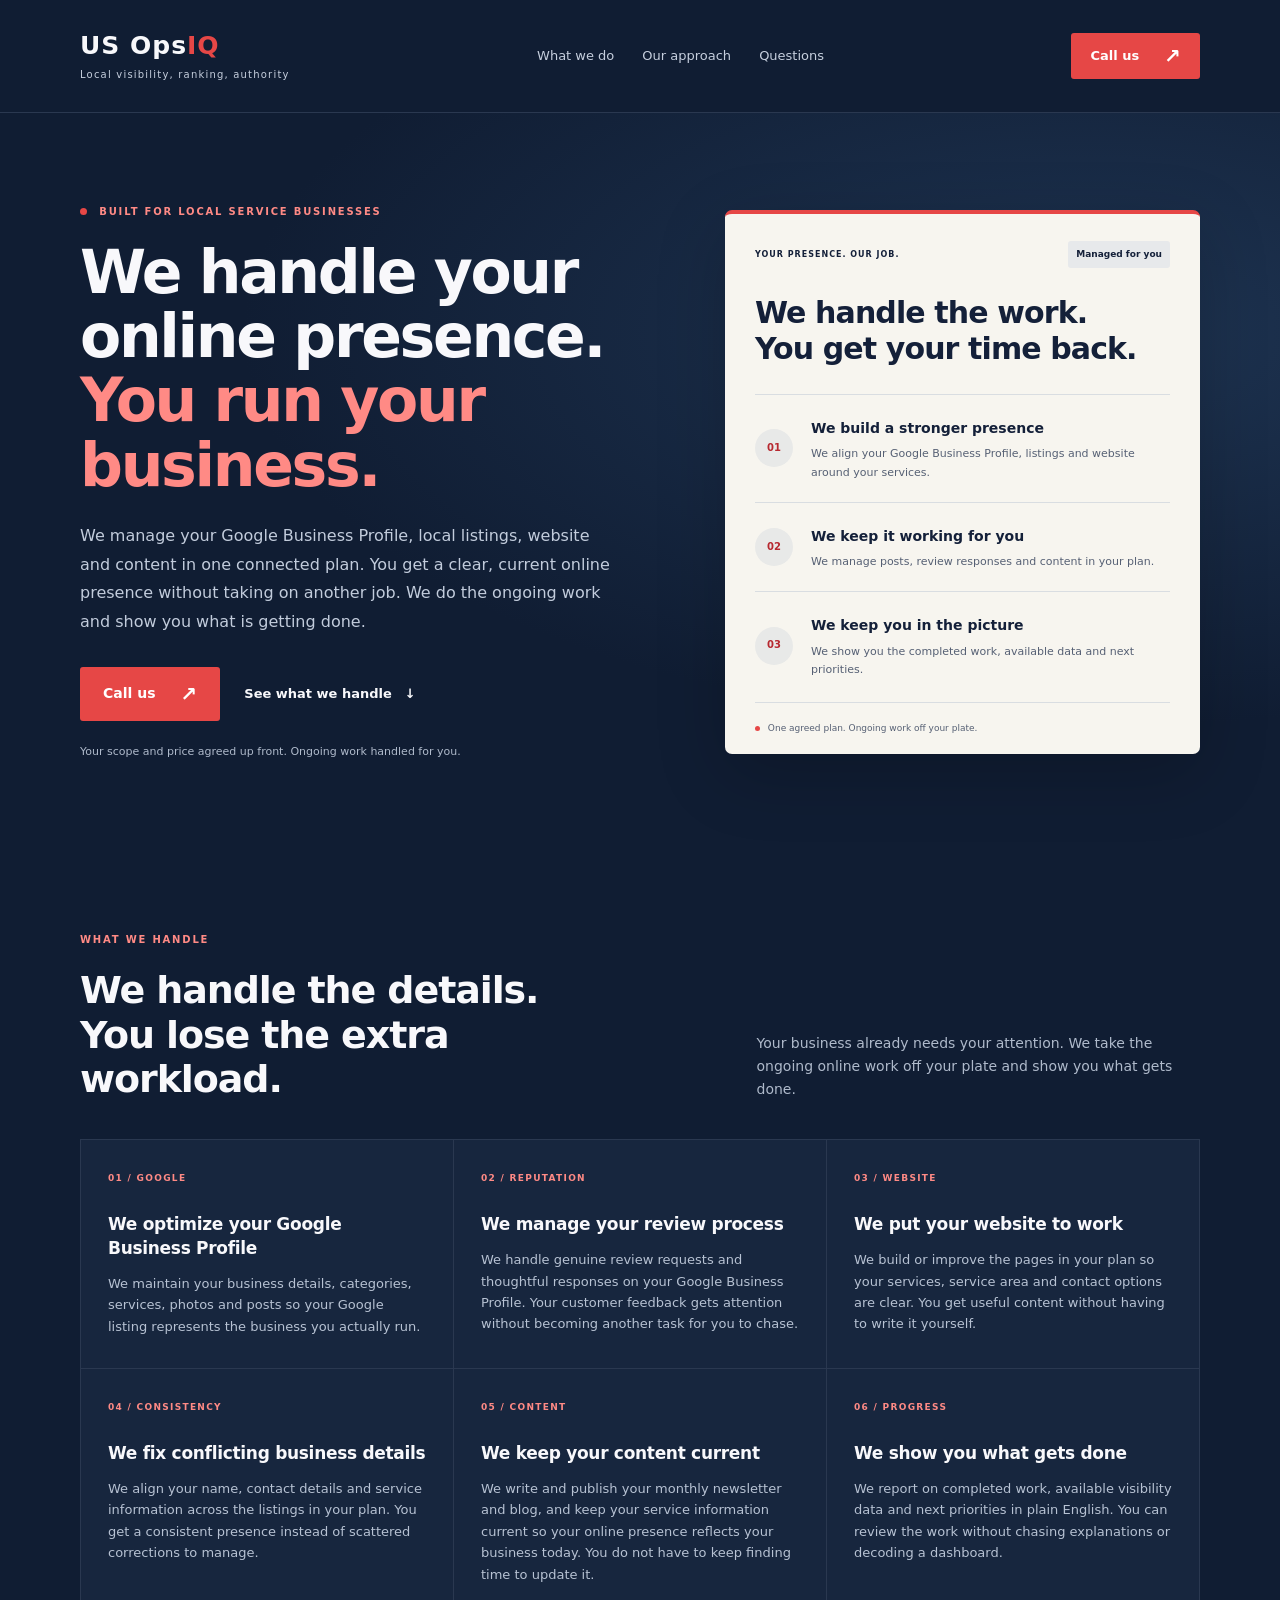
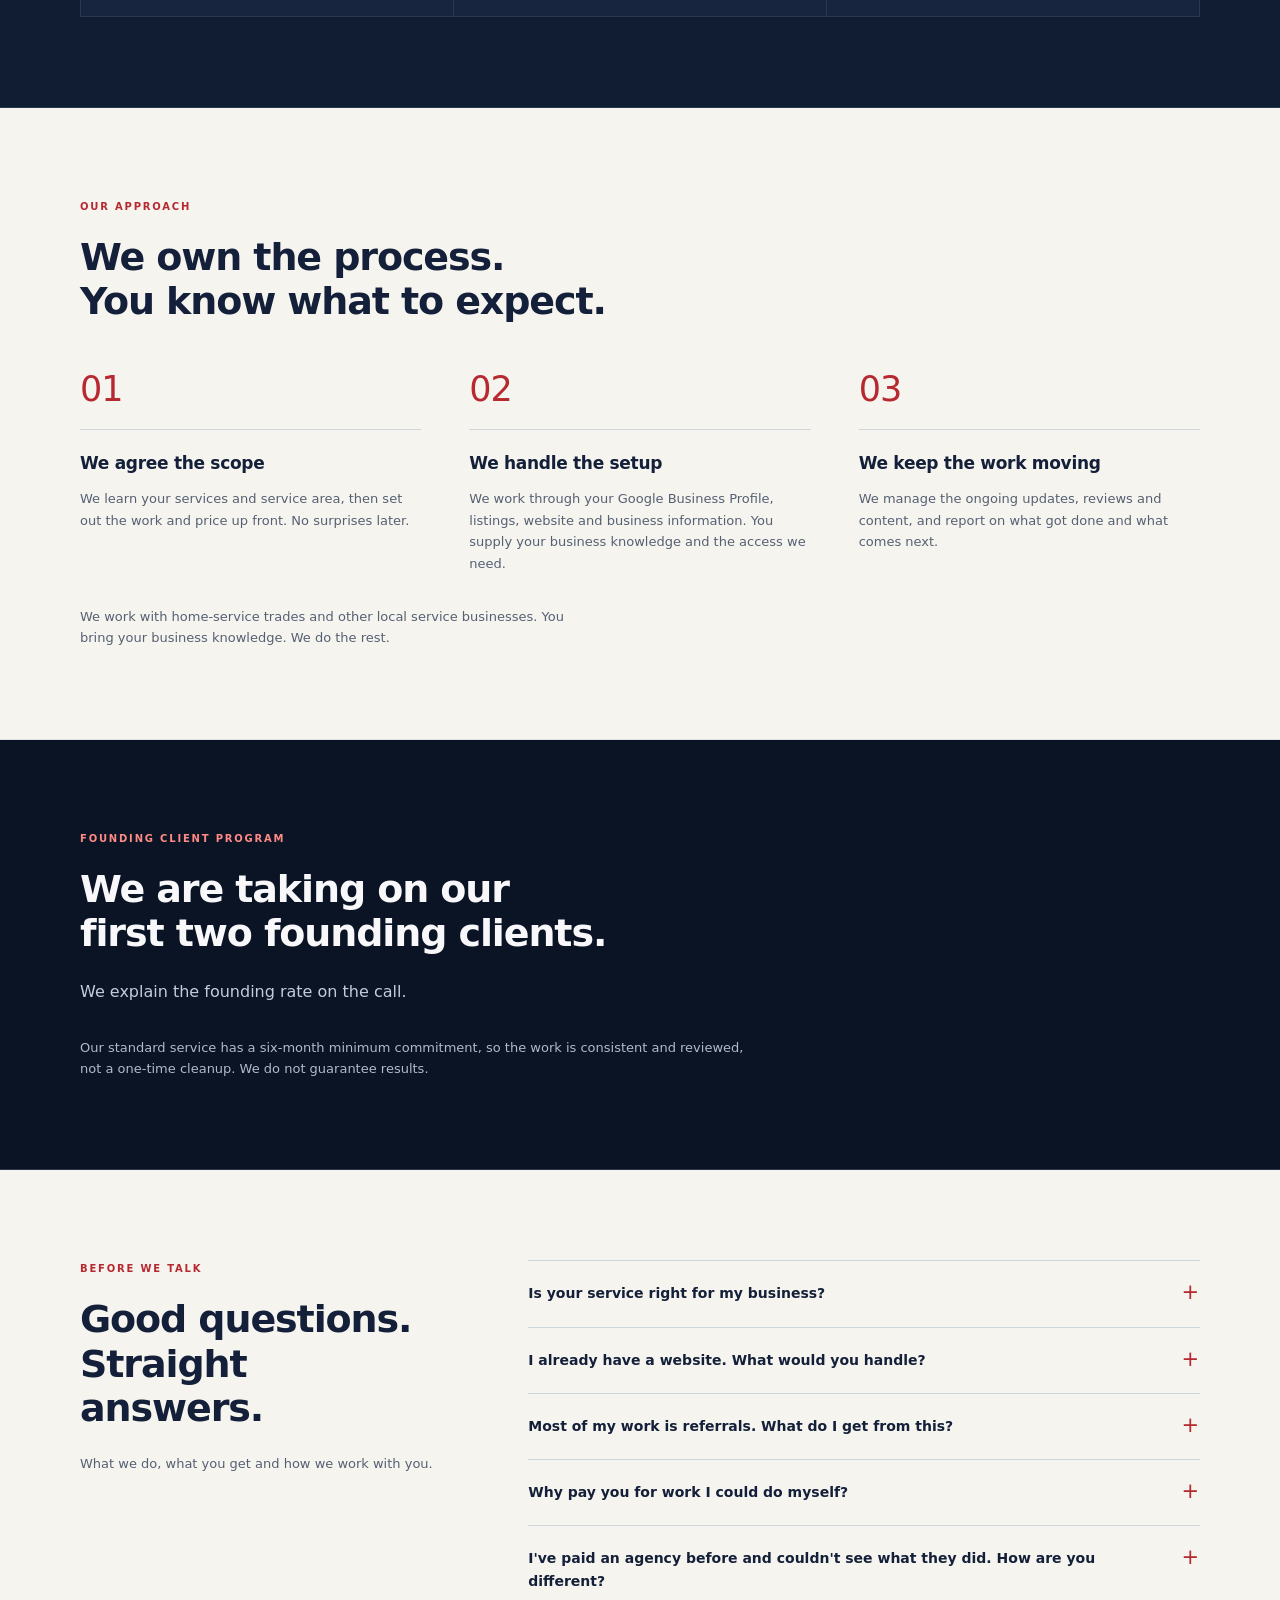
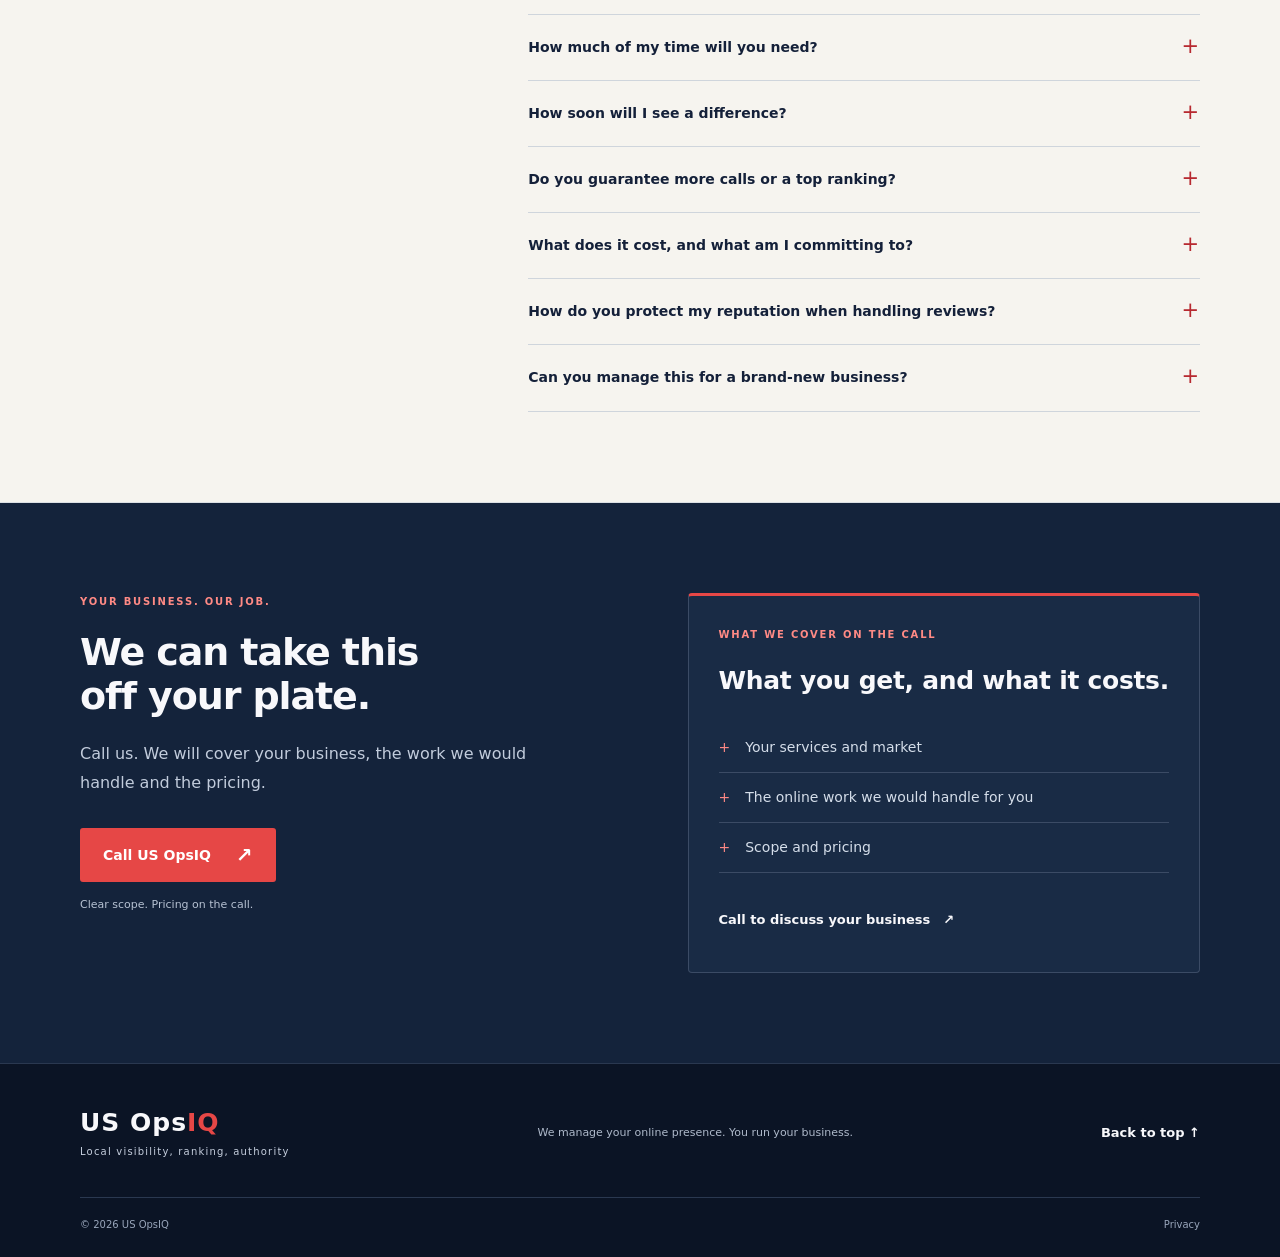
<file: index.html>
<!DOCTYPE html>

<html lang="en"><head><meta charset="utf-8"/><meta content="width=device-width, initial-scale=1" name="viewport"/><meta content="We manage your Google Business Profile, local listings, website and content in one connected plan. You get a clear, current online presence without another job to manage." name="description"/><meta content="#101d33" name="theme-color"/><title>US OpsIQ | We handle your online presence</title><link href="styles.css" rel="stylesheet"/></head>
<body>
<a class="skip" href="#main">Skip to content</a>
<header><nav aria-label="Main navigation" class="container nav"><a aria-label="US OpsIQ home" class="wordmark" href="#">US Ops<span>IQ</span><small>Local visibility, ranking, authority</small></a><div class="navlinks"><a href="#work">What we do</a><a href="#process">Our approach</a><a href="#questions">Questions</a></div><a class="button small" href="tel:+15416668679">Call us <span aria-hidden="true">↗</span></a></nav></header>
<main id="main">
<section class="hero"><div class="container hero-grid"><div><div class="eyebrow"><i></i> Built for local service businesses</div><h1>We handle your<br/>online presence.<br/><em>You run your business.</em></h1><p class="lead">We manage your Google Business Profile, local listings, website and content in one connected plan. You get a clear, current online presence without taking on another job. We do the ongoing work and show you what is getting done.</p><div class="actions"><a class="button" href="tel:+15416668679">Call us <span aria-hidden="true">↗</span></a><a class="text-link" href="#work">See what we handle <span aria-hidden="true">↓</span></a></div><p class="hero-note">Your scope and price agreed up front. Ongoing work handled for you.</p></div>
<div aria-label="Illustration of our approach, not a client report" class="presence-card"><div class="panel-top"><span>YOUR PRESENCE. OUR JOB.</span><span class="pill">Managed for you</span></div><div class="presence-title">We handle the work.<br/>You get your time back.</div><div class="presence-row"><div class="icon">01</div><div><strong>We build a stronger presence</strong><p>We align your Google Business Profile, listings and website around your services.</p></div></div><div class="presence-row"><div class="icon">02</div><div><strong>We keep it working for you</strong><p>We manage posts, review responses and content in your plan.</p></div></div><div class="presence-row"><div class="icon">03</div><div><strong>We keep you in the picture</strong><p>We show you the completed work, available data and next priorities.</p></div></div><div class="panel-bottom"><span class="red-dot"></span> One agreed plan. Ongoing work off your plate.</div></div></div></section>
<section class="section" id="work"><div class="container"><div class="section-heading"><div><p class="eyebrow">What we handle</p><h2>We handle the details.<br/>You lose the extra workload.</h2></div><p>Your business already needs your attention. We take the ongoing online work off your plate and show you what gets done.</p></div><div class="services">
<article class="service"><span class="service-no">01 / GOOGLE</span><h3>We optimize your Google Business Profile</h3><p>We maintain your business details, categories, services, photos and posts so your Google listing represents the business you actually run.</p></article>
<article class="service"><span class="service-no">02 / REPUTATION</span><h3>We manage your review process</h3><p>We handle genuine review requests and thoughtful responses on your Google Business Profile. Your customer feedback gets attention without becoming another task for you to chase.</p></article>
<article class="service"><span class="service-no">03 / WEBSITE</span><h3>We put your website to work</h3><p>We build or improve the pages in your plan so your services, service area and contact options are clear. You get useful content without having to write it yourself.</p></article>
<article class="service"><span class="service-no">04 / CONSISTENCY</span><h3>We fix conflicting business details</h3><p>We align your name, contact details and service information across the listings in your plan. You get a consistent presence instead of scattered corrections to manage.</p></article>
<article class="service"><span class="service-no">05 / CONTENT</span><h3>We keep your content current</h3><p>We write and publish your monthly newsletter and blog, and keep your service information current so your online presence reflects your business today. You do not have to keep finding time to update it.</p></article>
<article class="service"><span class="service-no">06 / PROGRESS</span><h3>We show you what gets done</h3><p>We report on completed work, available visibility data and next priorities in plain English. You can review the work without chasing explanations or decoding a dashboard.</p></article>
</div></div></section>
<section class="section light" id="process"><div class="container"><p class="eyebrow">Our approach</p><h2>We own the process.<br/>You know what to expect.</h2><div class="steps"><article><div class="step-number">01</div><h3>We agree the scope</h3><p>We learn your services and service area, then set out the work and price up front. No surprises later.</p></article><article><div class="step-number">02</div><h3>We handle the setup</h3><p>We work through your Google Business Profile, listings, website and business information. You supply your business knowledge and the access we need.</p></article><article><div class="step-number">03</div><h3>We keep the work moving</h3><p>We manage the ongoing updates, reviews and content, and report on what got done and what comes next.</p></article></div><p class="muted" style="margin-top:32px">We work with home-service trades and other local service businesses. You bring your business knowledge. We do the rest.</p></div></section>
<section class="section founding"><div class="container founding-content"><div><p class="eyebrow">Founding client program</p><h2>We are taking on our<br/>first two founding clients.</h2><p class="lead compact">We explain the founding rate on the call.</p><p class="muted">Our standard service has a six-month minimum commitment, so the work is consistent and reviewed, not a one-time cleanup. We do not guarantee results.</p></div></div></section>
<section class="section light" id="questions"><div class="container faq-layout"><div><p class="eyebrow">Before we talk</p><h2>Good questions.<br/>Straight answers.</h2><p class="muted">What we do, what you get and how we work with you.</p></div><div class="faqs"><details><summary>Is your service right for my business?</summary><p>We work with local service businesses that need their online presence managed, with home-service trades as a core focus. We build the scope around the work your business needs.</p></details><details><summary>I already have a website. What would you handle?</summary><p>We review your website alongside your Google Business Profile, listings and reviews, then manage the improvements in your scope. You do not automatically need a replacement. We only recommend a rebuild if the gaps call for it.</p></details><details><summary>Most of my work is referrals. What do I get from this?</summary><p>We make sure your online presence backs up the reputation you have built. We manage clear service information, consistent business details and review work in your plan. You get a current, useful online presence supporting your business without having to manage it yourself. We are not asking you to replace referrals with something unproven.</p></details><details><summary>Why pay you for work I could do myself?</summary><p>You could manage these tasks yourself. We take on the responsibility of keeping the agreed work moving when your schedule fills up. We manage posts, review responses, listing corrections and content in your plan. You get that work handled without repeatedly trading your evenings for another marketing to-do list.</p></details><details><summary>I've paid an agency before and couldn't see what they did. How are you different?</summary><p>We set the scope up front and report on completed work, available visibility data and next priorities. You see concrete work, not a vague promise of better visibility.</p></details><details><summary>How much of my time will you need?</summary><p>We need your business knowledge, accurate information, access and approvals. We manage the ongoing tasks included in your plan. You stay involved where your decisions matter; we take on the posts, review responses and content work instead of handing those jobs back to you.</p></details><details><summary>How soon will I see a difference?</summary><p>We start with the agreed priorities and report as the work progresses. We can show you completed corrections, clearer service information and other work in your scope. Search visibility and enquiries are less predictable, so we review the available data without promising a results date we cannot control.</p></details><details><summary>Do you guarantee more calls or a top ranking?</summary><p>No. We do not control search positions or guarantee enquiries or revenue. We commit to managing the agreed work and reporting clearly on it. You get a defined service with visible follow-through, not a ranking promise used to make a sale.</p></details><details><summary>What does it cost, and what am I committing to?</summary><p>We go over pricing on the call, once we understand the scope you need. Our standard service has a six-month minimum. That gives us time to put your plan in place and keep the work consistent, not do a one-time cleanup. We also cover the founding rate for our first two clients on the call. No guarantee of rankings, enquiries or revenue.</p></details><details><summary>How do you protect my reputation when handling reviews?</summary><p>We work with genuine feedback from real customers and thoughtful responses in your business voice. We use neutral invitations rather than selecting only happy customers. We do not buy reviews, reward positive ratings or block negative feedback. You get a review process based on your real work, not tactics that misrepresent it.</p></details><details><summary>Can you manage this for a brand-new business?</summary><p>Yes. We build the foundation: clear service pages, accurate business information and a properly prepared Google Business Profile. You get help matched to your starting point.</p></details></div></div></section>
<section class="section contact" id="start"><div class="container contact-grid"><div><p class="eyebrow">Your business. Our job.</p><h2>We can take this<br/>off your plate.</h2><p class="lead compact">Call us. We will cover your business, the work we would handle and the pricing.</p><a class="button" href="tel:+15416668679">Call US OpsIQ <span aria-hidden="true">↗</span></a><p class="call-note">Clear scope. Pricing on the call.</p></div><aside class="call-panel"><span class="eyebrow">What we cover on the call</span><h3>What you get, and what it costs.</h3><ul><li>Your services and market</li><li>The online work we would handle for you</li><li>Scope and pricing</li></ul><a class="text-link" href="tel:+15416668679">Call to discuss your business <span aria-hidden="true">↗</span></a></aside></div></section>
</main><footer><div class="container footer-main"><a class="wordmark" href="#">US Ops<span>IQ</span><small>Local visibility, ranking, authority</small></a><p>We manage your online presence.
You run your business.</p><a class="text-link" href="#main">Back to top ↑</a></div><div class="container footer-bottom"><span>© 2026 US OpsIQ</span><a href="privacy.html">Privacy</a></div></footer>
</body></html>
</file>
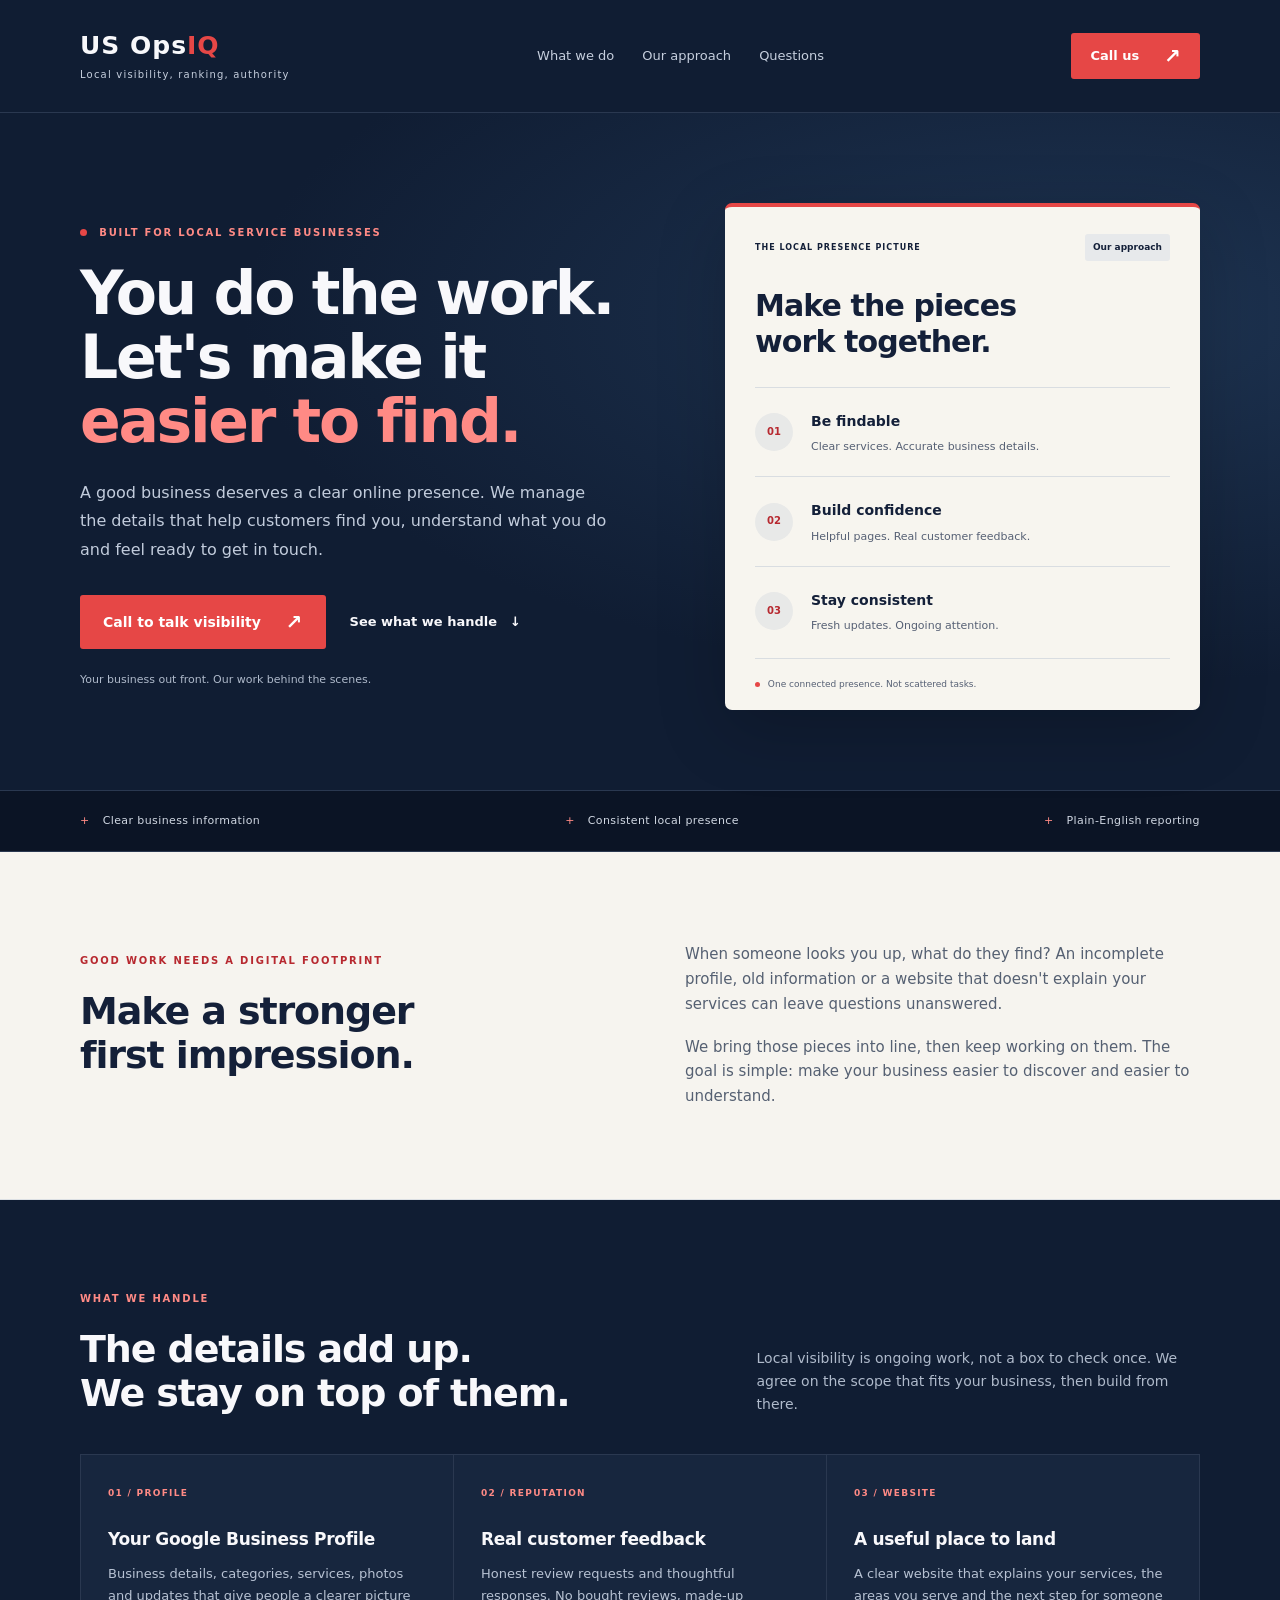
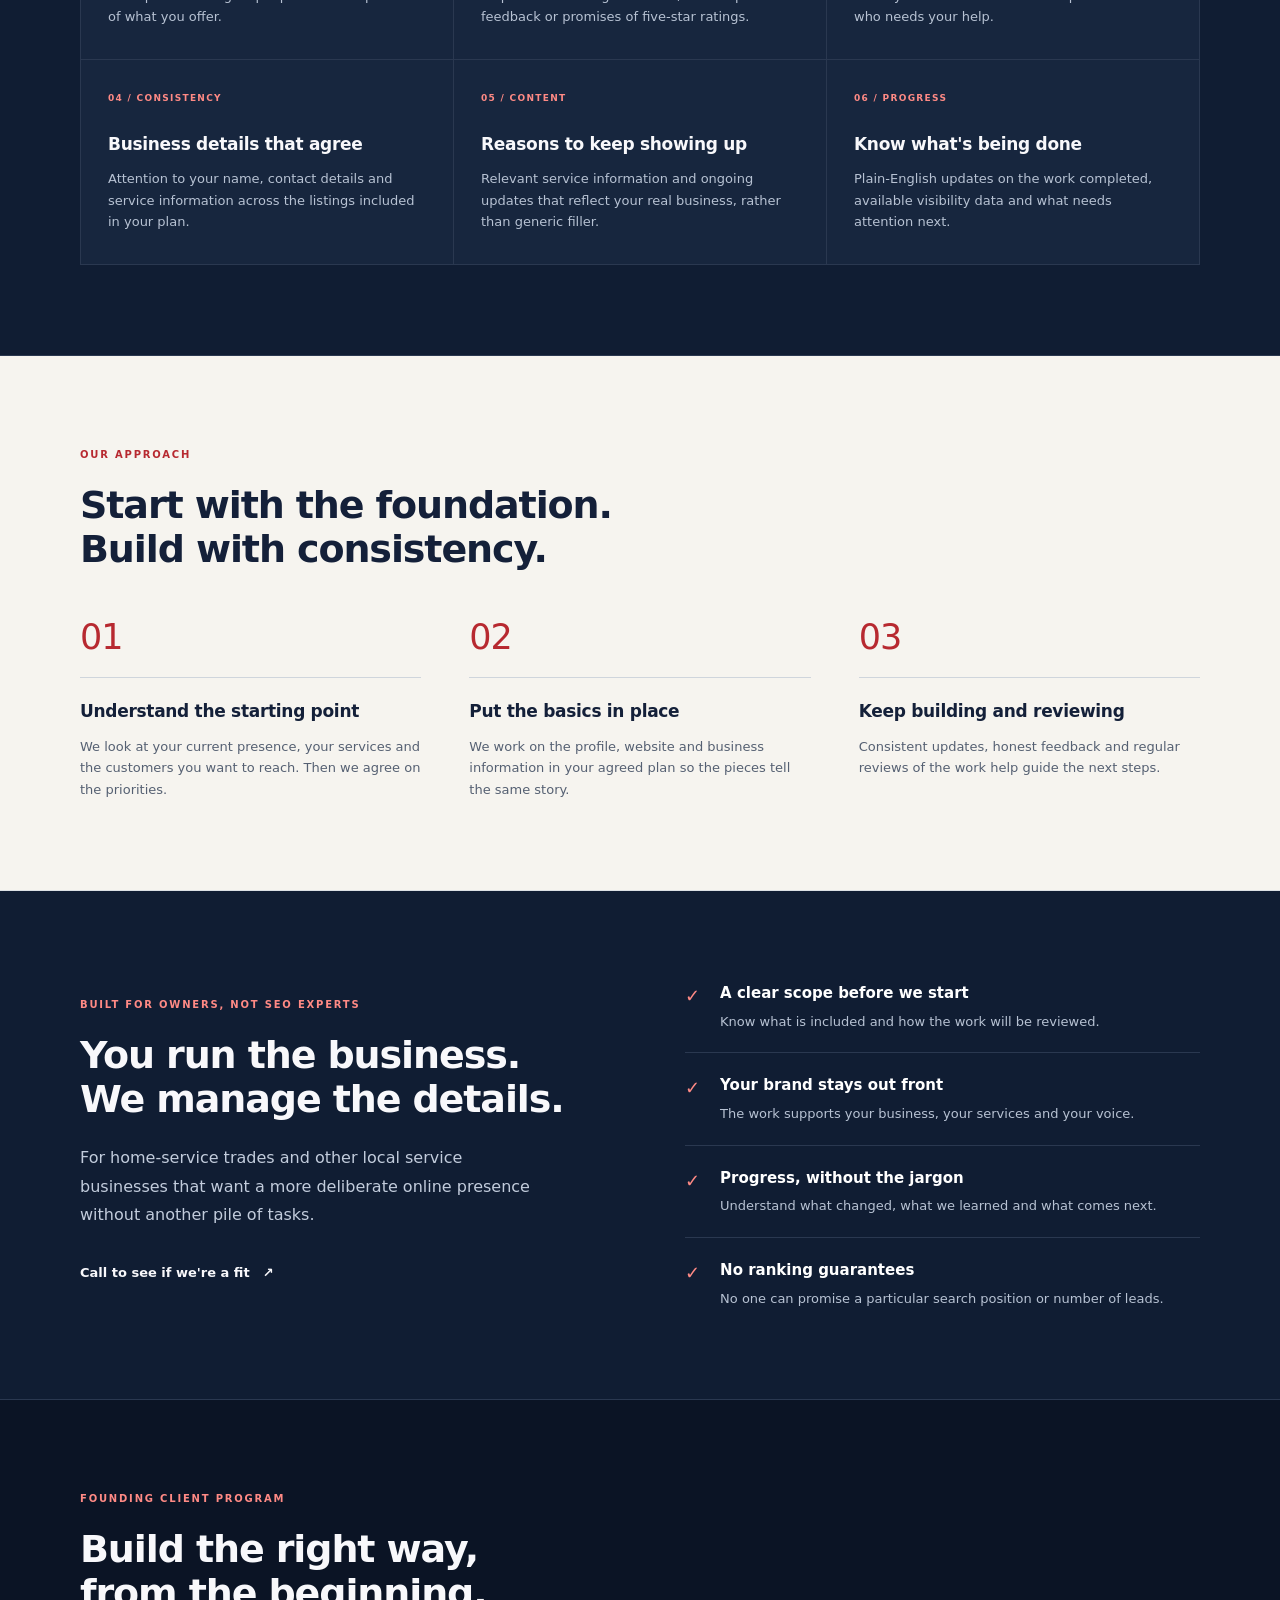
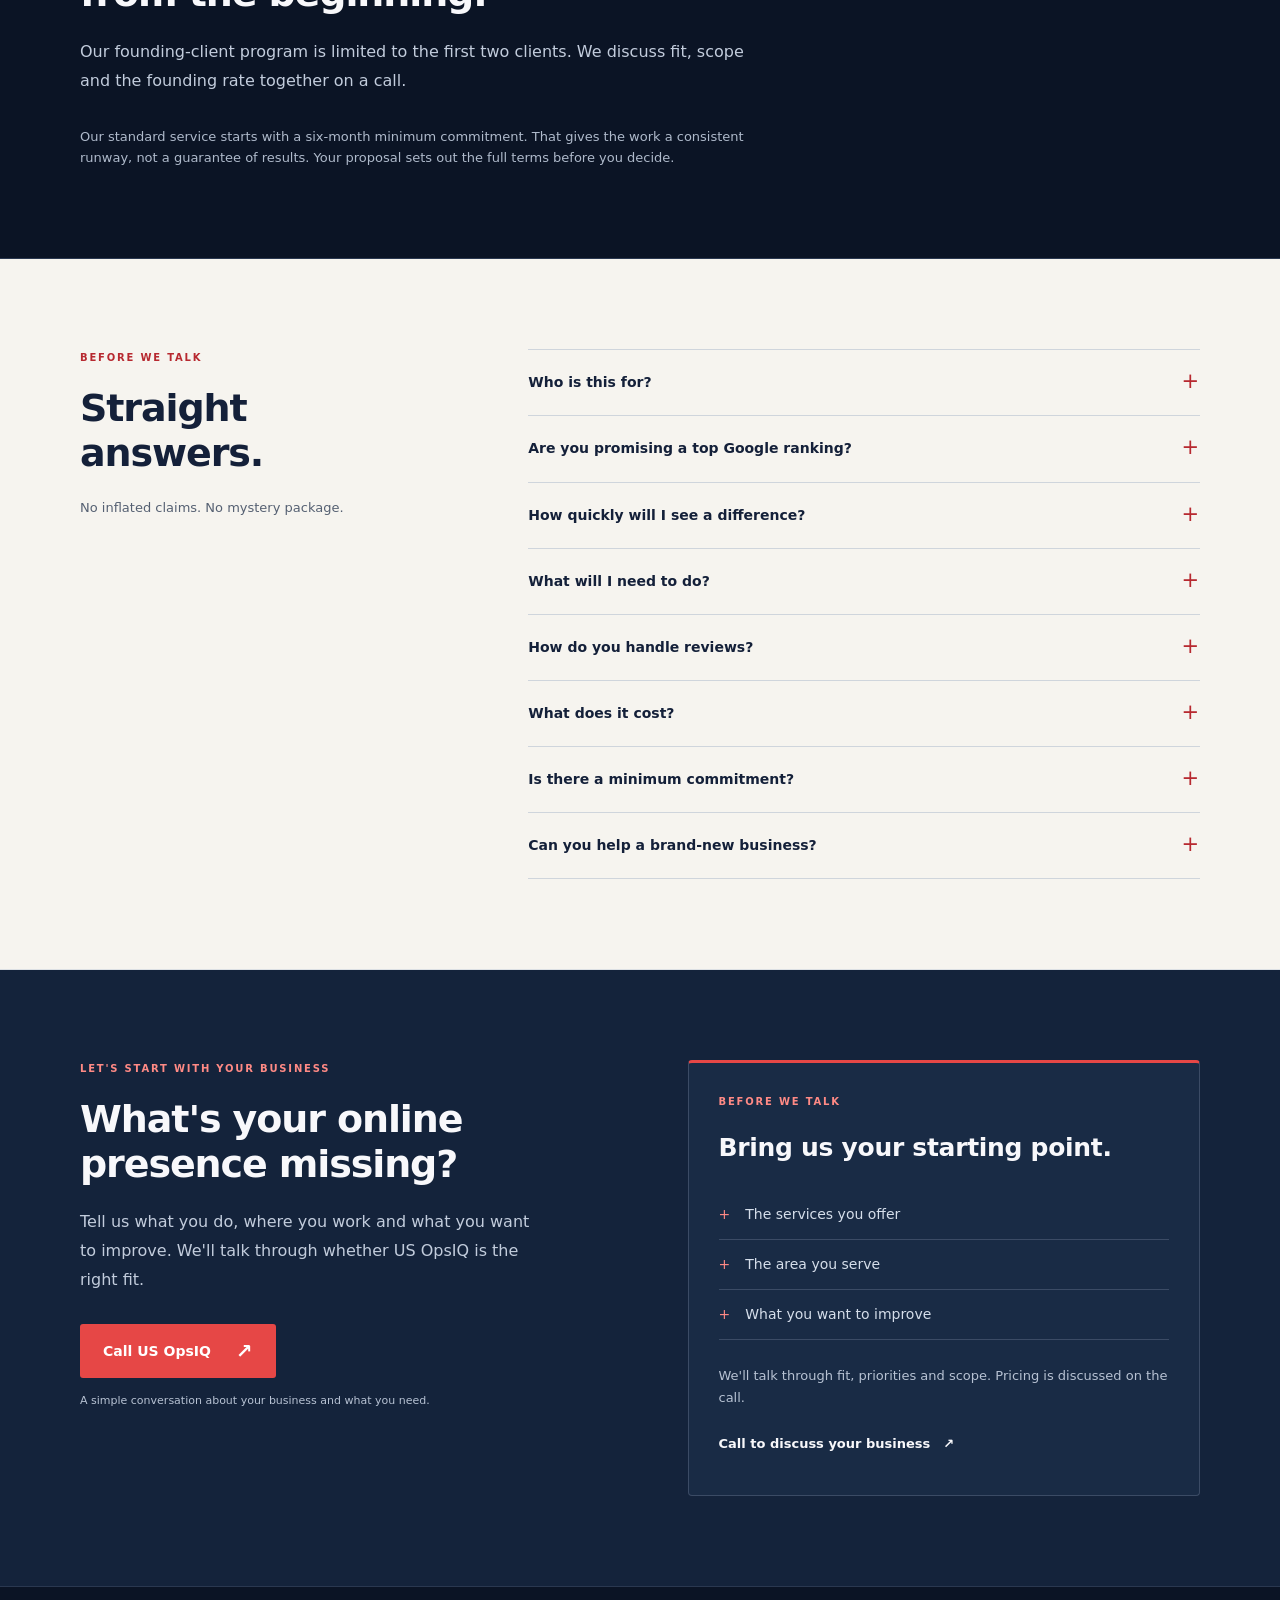
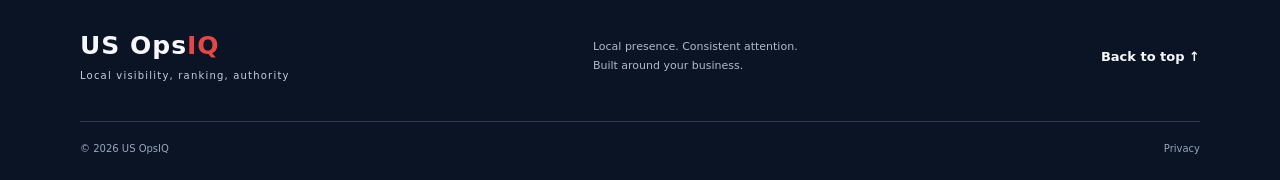
<file: 1-index.html>
<!doctype html>
<html lang="en"><head><meta charset="utf-8"><meta name="viewport" content="width=device-width, initial-scale=1"><meta name="description" content="US OpsIQ helps local service businesses build a clear, consistent online presence."><meta name="theme-color" content="#101d33"><title>US OpsIQ | Local visibility, ranking, authority</title><link rel="stylesheet" href="styles.css"><script defer src="script.js"></script></head>
<body>
<a class="skip" href="#main">Skip to content</a>
<header><nav class="container nav" aria-label="Main navigation"><a class="wordmark" href="#" aria-label="US OpsIQ home">US Ops<span>IQ</span><small>Local visibility, ranking, authority</small></a><div class="navlinks"><a href="#work">What we do</a><a href="#process">Our approach</a><a href="#questions">Questions</a></div><a class="button small" href="tel:+15416668679">Call us <span aria-hidden="true">↗</span></a></nav></header>
<main id="main">
<section class="hero"><div class="container hero-grid"><div><div class="eyebrow"><i></i> Built for local service businesses</div><h1>You do the work.<br>Let's make it<br><em>easier to find.</em></h1><p class="lead">A good business deserves a clear online presence. We manage the details that help customers find you, understand what you do and feel ready to get in touch.</p><div class="actions"><a class="button" href="tel:+15416668679">Call to talk visibility <span aria-hidden="true">↗</span></a><a class="text-link" href="#work">See what we handle <span aria-hidden="true">↓</span></a></div><p class="hero-note">Your business out front. Our work behind the scenes.</p></div>
<div class="presence-card" aria-label="Illustration of our approach, not a client report"><div class="panel-top"><span>THE LOCAL PRESENCE PICTURE</span><span class="pill">Our approach</span></div><div class="presence-title">Make the pieces<br>work together.</div><div class="presence-row"><div class="icon">01</div><div><strong>Be findable</strong><p>Clear services. Accurate business details.</p></div></div><div class="presence-row"><div class="icon">02</div><div><strong>Build confidence</strong><p>Helpful pages. Real customer feedback.</p></div></div><div class="presence-row"><div class="icon">03</div><div><strong>Stay consistent</strong><p>Fresh updates. Ongoing attention.</p></div></div><div class="panel-bottom"><span class="red-dot"></span> One connected presence. Not scattered tasks.</div></div></div></section>
<div class="principle-strip"><div class="container"><span>Clear business information</span><span>Consistent local presence</span><span>Plain-English reporting</span></div></div>
<section class="section light" id="why"><div class="container split"><div><p class="eyebrow">Good work needs a digital footprint</p><h2>Make a stronger<br>first impression.</h2></div><div class="intro-copy"><p>When someone looks you up, what do they find? An incomplete profile, old information or a website that doesn't explain your services can leave questions unanswered.</p><p>We bring those pieces into line, then keep working on them. The goal is simple: make your business easier to discover and easier to understand.</p></div></div></section>
<section class="section" id="work"><div class="container"><div class="section-heading"><div><p class="eyebrow">What we handle</p><h2>The details add up.<br>We stay on top of them.</h2></div><p>Local visibility is ongoing work, not a box to check once. We agree on the scope that fits your business, then build from there.</p></div><div class="services">
<article class="service"><span class="service-no">01 / PROFILE</span><h3>Your Google Business Profile</h3><p>Business details, categories, services, photos and updates that give people a clearer picture of what you offer.</p></article>
<article class="service"><span class="service-no">02 / REPUTATION</span><h3>Real customer feedback</h3><p>Honest review requests and thoughtful responses. No bought reviews, made-up feedback or promises of five-star ratings.</p></article>
<article class="service"><span class="service-no">03 / WEBSITE</span><h3>A useful place to land</h3><p>A clear website that explains your services, the areas you serve and the next step for someone who needs your help.</p></article>
<article class="service"><span class="service-no">04 / CONSISTENCY</span><h3>Business details that agree</h3><p>Attention to your name, contact details and service information across the listings included in your plan.</p></article>
<article class="service"><span class="service-no">05 / CONTENT</span><h3>Reasons to keep showing up</h3><p>Relevant service information and ongoing updates that reflect your real business, rather than generic filler.</p></article>
<article class="service"><span class="service-no">06 / PROGRESS</span><h3>Know what's being done</h3><p>Plain-English updates on the work completed, available visibility data and what needs attention next.</p></article>
</div></div></section>
<section class="section light" id="process"><div class="container"><p class="eyebrow">Our approach</p><h2>Start with the foundation.<br>Build with consistency.</h2><div class="steps"><article><div class="step-number">01</div><h3>Understand the starting point</h3><p>We look at your current presence, your services and the customers you want to reach. Then we agree on the priorities.</p></article><article><div class="step-number">02</div><h3>Put the basics in place</h3><p>We work on the profile, website and business information in your agreed plan so the pieces tell the same story.</p></article><article><div class="step-number">03</div><h3>Keep building and reviewing</h3><p>Consistent updates, honest feedback and regular reviews of the work help guide the next steps.</p></article></div></div></section>
<section class="section"><div class="container split foundation"><div><p class="eyebrow">Built for owners, not SEO experts</p><h2>You run the business.<br>We manage the details.</h2><p class="lead compact">For home-service trades and other local service businesses that want a more deliberate online presence without another pile of tasks.</p><a class="text-link" href="tel:+15416668679">Call to see if we're a fit <span aria-hidden="true">↗</span></a></div><div class="expectations"><div><span>✓</span><p><strong>A clear scope before we start</strong>Know what is included and how the work will be reviewed.</p></div><div><span>✓</span><p><strong>Your brand stays out front</strong>The work supports your business, your services and your voice.</p></div><div><span>✓</span><p><strong>Progress, without the jargon</strong>Understand what changed, what we learned and what comes next.</p></div><div><span>✓</span><p><strong>No ranking guarantees</strong>No one can promise a particular search position or number of leads.</p></div></div></div></section>
<section class="section founding"><div class="container founding-content"><div><p class="eyebrow">Founding client program</p><h2>Build the right way,<br>from the beginning.</h2><p class="lead compact">Our founding-client program is limited to the first two clients. We discuss fit, scope and the founding rate together on a call.</p><p class="muted">Our standard service starts with a six-month minimum commitment. That gives the work a consistent runway, not a guarantee of results. Your proposal sets out the full terms before you decide.</p></div></div></section>
<section class="section light" id="questions"><div class="container faq-layout"><div><p class="eyebrow">Before we talk</p><h2>Straight answers.</h2><p class="muted">No inflated claims. No mystery package.</p></div><div class="faqs">
<details><summary>Who is this for?</summary><p>Local service businesses that want help managing their online presence. Home-service trades are a core focus. We'll talk through your services, market and starting point before recommending a plan.</p></details>
<details><summary>Are you promising a top Google ranking?</summary><p>No. Search positions and customer enquiries are not guaranteed. We focus on the work within the agreed scope and report on the information available to us.</p></details>
<details><summary>How quickly will I see a difference?</summary><p>That depends on your starting point, competition and the work involved. There is no fixed results timeline. We agree on priorities at the start and review progress as the work continues.</p></details>
<details><summary>What will I need to do?</summary><p>You'll help us understand your business, approve the agreed scope and provide the access and accurate information needed for the work. We manage the ongoing tasks included in your plan.</p></details>
<details><summary>How do you handle reviews?</summary><p>We focus on genuine feedback from real customers. Review invitations should be neutral, not limited to happy customers. We don't buy reviews, offer rewards for positive ratings or stop unhappy customers from leaving a public review.</p></details>
<details><summary>What does it cost?</summary><p>Pricing is discussed on a call once we understand your business and the scope you need. You'll see the services, price and terms in a proposal before making a commitment.</p></details>
<details><summary>Is there a minimum commitment?</summary><p>Our standard service starts with a six-month minimum. We'll explain the scope, payment schedule and terms in your proposal before you agree to anything.</p></details>
<details><summary>Can you help a brand-new business?</summary><p>Yes. The starting point may be a clear website, accurate business information and a properly prepared profile. We can discuss a staged approach rather than treating every business as if it needs the same plan.</p></details>
</div></div></section>
<section class="section contact" id="start"><div class="container contact-grid"><div><p class="eyebrow">Let's start with your business</p><h2>What's your online<br>presence missing?</h2><p class="lead compact">Tell us what you do, where you work and what you want to improve. We'll talk through whether US OpsIQ is the right fit.</p><a class="button" href="tel:+15416668679">Call US OpsIQ <span aria-hidden="true">↗</span></a><p class="call-note">A simple conversation about your business and what you need.</p></div><aside class="call-panel"><span class="eyebrow">Before we talk</span><h3>Bring us your starting point.</h3><ul><li>The services you offer</li><li>The area you serve</li><li>What you want to improve</li></ul><p>We'll talk through fit, priorities and scope. Pricing is discussed on the call.</p><a class="text-link" href="tel:+15416668679">Call to discuss your business <span aria-hidden="true">↗</span></a></aside></div></section>
</main><footer><div class="container footer-main"><a class="wordmark" href="#">US Ops<span>IQ</span><small>Local visibility, ranking, authority</small></a><p>Local presence. Consistent attention.<br>Built around your business.</p><a class="text-link" href="#main">Back to top ↑</a></div><div class="container footer-bottom"><span>© 2026 US OpsIQ</span><a href="privacy.html">Privacy</a></div></footer>
</body></html>
</file>
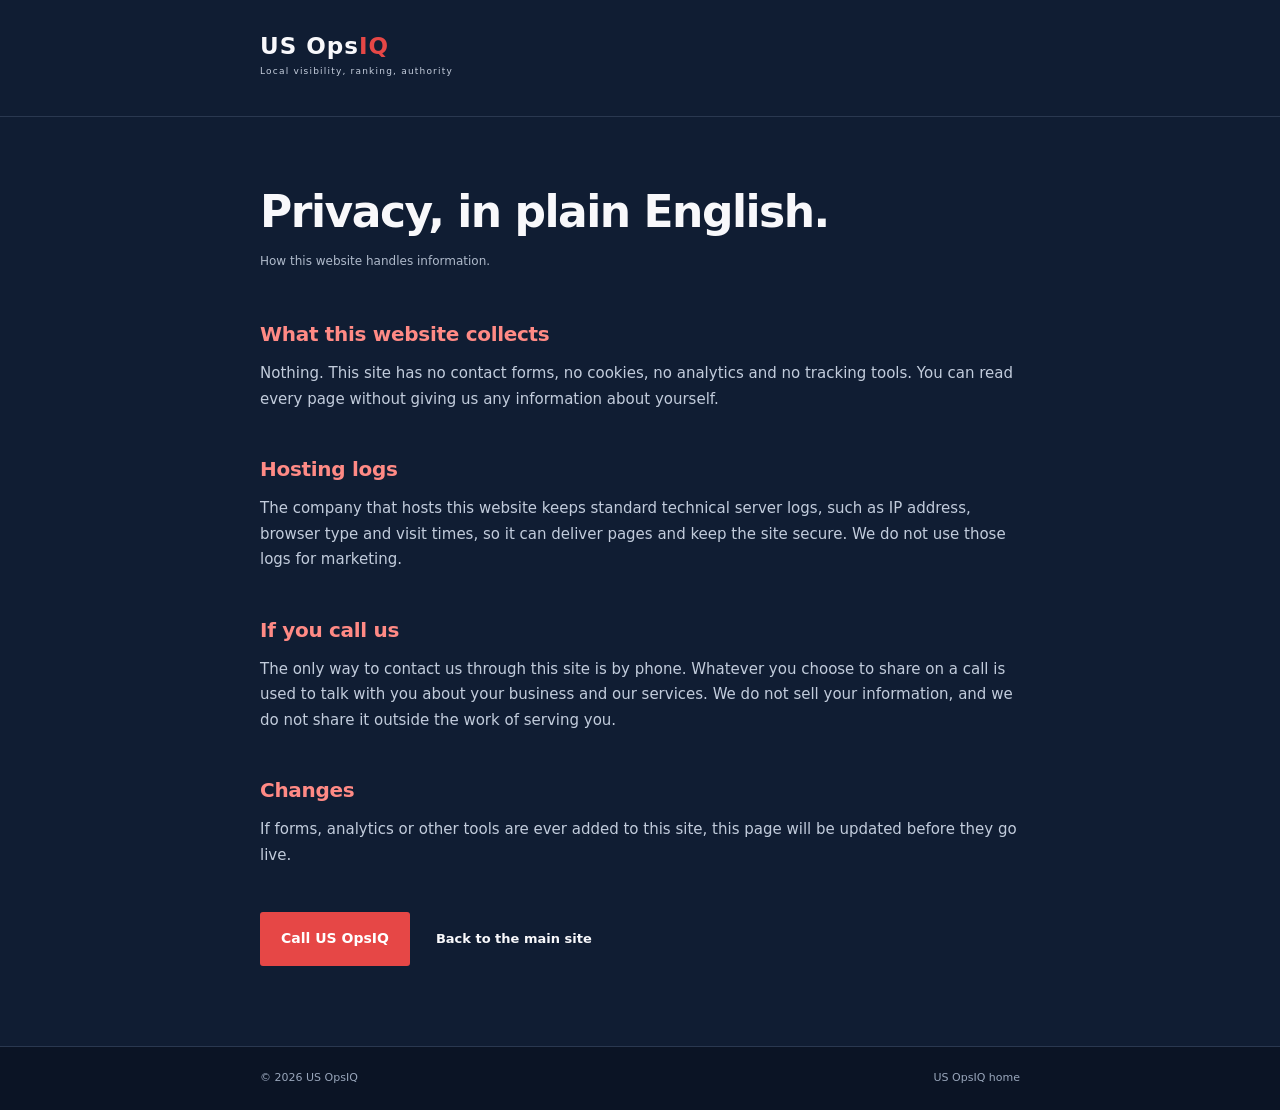
<file: 5-privacy.html>
<!doctype html>
<html lang="en"><head><meta charset="utf-8"><meta name="viewport" content="width=device-width, initial-scale=1"><meta name="description" content="How the US OpsIQ website handles information."><meta name="theme-color" content="#101d33"><title>Privacy | US OpsIQ</title>
<style>
body{margin:0;background:#101d33;color:#f8f8fb;font-family:system-ui,-apple-system,BlinkMacSystemFont,'Segoe UI',sans-serif;font-size:16px;line-height:1.7}
a{color:inherit}
.container{width:min(760px,calc(100% - 48px));margin:auto}
header{border-bottom:1px solid #2a3850;padding:34px 0}
.wordmark{font-size:23px;font-weight:850;letter-spacing:1px;line-height:1.1;text-decoration:none;display:inline-block}
.wordmark span{color:#e64746}
.wordmark small{display:block;font-size:9px;letter-spacing:1.2px;font-weight:450;margin-top:8px;color:#c6cfde}
main{padding:70px 0 80px}
h1{font-size:44px;line-height:1.12;letter-spacing:-1.5px;font-weight:750;margin:0 0 14px}
.updated{font-size:12px;color:#afbacb;margin:0 0 46px}
h2{font-size:20px;letter-spacing:-.3px;margin:40px 0 10px;color:#ff8a85}
p{color:#c2ccdc;font-size:15px;margin:0 0 14px}
.actions{margin-top:44px;display:flex;gap:26px;align-items:center;flex-wrap:wrap}
.button{display:inline-flex;align-items:center;background:#e64746;color:#fff;padding:15px 21px;border-radius:3px;font-weight:700;font-size:14px;text-decoration:none}
.button:hover{background:#b72930}
.text-link{font-size:13px;font-weight:650;text-decoration:none}
.text-link:hover{text-decoration:underline;text-underline-offset:5px}
footer{border-top:1px solid #2a3850;background:#0b1425;padding:22px 0;color:#99a6bb;font-size:11px}
footer .container{display:flex;justify-content:space-between;gap:16px;flex-wrap:wrap}
footer a{text-decoration:none}footer a:hover{text-decoration:underline}
@media(max-width:700px){h1{font-size:32px}main{padding:48px 0 60px}}
</style></head>
<body>
<header><div class="container"><a class="wordmark" href="index.html">US Ops<span>IQ</span><small>Local visibility, ranking, authority</small></a></div></header>
<main><div class="container">
<h1>Privacy, in plain English.</h1>
<p class="updated">How this website handles information.</p>
<h2>What this website collects</h2>
<p>Nothing. This site has no contact forms, no cookies, no analytics and no tracking tools. You can read every page without giving us any information about yourself.</p>
<h2>Hosting logs</h2>
<p>The company that hosts this website keeps standard technical server logs, such as IP address, browser type and visit times, so it can deliver pages and keep the site secure. We do not use those logs for marketing.</p>
<h2>If you call us</h2>
<p>The only way to contact us through this site is by phone. Whatever you choose to share on a call is used to talk with you about your business and our services. We do not sell your information, and we do not share it outside the work of serving you.</p>
<h2>Changes</h2>
<p>If forms, analytics or other tools are ever added to this site, this page will be updated before they go live.</p>
<div class="actions"><a class="button" href="tel:+15416668679">Call US OpsIQ</a><a class="text-link" href="index.html">Back to the main site</a></div>
</div></main>
<footer><div class="container"><span>&copy; 2026 US OpsIQ</span><a href="index.html">US OpsIQ home</a></div></footer>
</body></html>
</file>
<file: styles.css>
:root{--navy:#101d33;--deep:#0b1425;--card:#17263e;--line:#2a3850;--paper:#f6f4ef;--ink:#142039;--muted:#afbacb;--red:#e64746;--red-dark:#b72930;--white:#fff;--body:system-ui,-apple-system,BlinkMacSystemFont,'Segoe UI',sans-serif}*{box-sizing:border-box}html{scroll-behavior:smooth;scroll-padding-top:28px}body{margin:0;background:var(--navy);color:#f8f8fb;font-family:var(--body);font-size:16px;line-height:1.65}a{color:inherit;text-decoration:none}button,input,textarea{font:inherit}a:focus-visible,summary:focus-visible{outline:3px solid #f0b163;outline-offset:6px}.container{width:min(1120px,calc(100% - 80px));margin:auto}.skip{position:absolute;left:12px;top:-100px;background:white;color:black;padding:12px;z-index:10}.skip:focus{top:12px}header{border-bottom:1px solid var(--line)}.nav{display:flex;align-items:center;justify-content:space-between;gap:24px;min-height:112px}.wordmark{font-size:25px;font-weight:850;letter-spacing:1px;line-height:1.1;white-space:nowrap}.wordmark span{color:var(--red)}.wordmark small{display:block;font-size:10px;letter-spacing:1.2px;font-weight:450;margin-top:10px;color:#c6cfde}.navlinks{display:flex;gap:28px;font-size:13px;color:#c6cfde}.navlinks a:hover,.text-link:hover{text-decoration:underline;text-underline-offset:5px}.button{display:inline-flex;align-items:center;justify-content:center;gap:25px;border:0;background:var(--red);color:white;padding:17px 23px;min-height:54px;border-radius:3px;font-weight:700;font-size:14px;line-height:1.35;cursor:pointer}.button:hover{background:var(--red-dark)}.button.small{padding:13px 19px;min-height:45px;font-size:13px}.button span{font-size:20px;line-height:1}.hero{padding:90px 0 80px;background:radial-gradient(ellipse at 85% 30%,#1e3452 0,transparent 55%)}.hero-grid{display:grid;grid-template-columns:1.2fr 1fr;gap:75px;align-items:center}.eyebrow{font-size:10px;text-transform:uppercase;font-weight:750;letter-spacing:1.8px;color:#ff8a85;margin:0 0 20px;line-height:1.7}.eyebrow i{display:inline-block;width:7px;height:7px;background:var(--red);border-radius:50%;margin-right:7px}h1,h2,h3,p{margin-top:0}h1{font-size:60px;line-height:1.07;letter-spacing:-2.3px;font-weight:750;margin-bottom:25px}h1 em{font-style:normal;color:#ff8a85}h2{font-size:38px;line-height:1.17;letter-spacing:-1.1px;font-weight:700;margin-bottom:22px}h3{font-size:18px;line-height:1.4;letter-spacing:-.3px;margin-bottom:12px}.lead{font-size:16px;line-height:1.8;color:#c2ccdc;max-width:530px;margin-bottom:30px}.lead.compact{font-size:16px;max-width:460px}.actions{display:flex;gap:24px;align-items:center;flex-wrap:wrap}.text-link{font-size:13px;font-weight:650;display:inline-flex;align-items:center;gap:13px;min-height:44px}.hero-note{font-size:11px;color:var(--muted);margin:22px 0 0}.presence-card{background:#f7f5ef;color:var(--ink);padding:27px 30px 0;border-radius:7px;box-shadow:0 20px 70px #0003;border-top:4px solid var(--red)}.panel-top{display:flex;justify-content:space-between;align-items:center;gap:14px;font-size:8px;letter-spacing:1px;font-weight:750}.pill{background:#e7e9eb;padding:6px 8px;border-radius:3px;white-space:nowrap;letter-spacing:0;font-size:9px}.presence-title{font-size:30px;line-height:1.2;font-weight:700;letter-spacing:-.9px;padding:27px 0}.presence-row{display:flex;gap:18px;align-items:center;border-top:1px solid #d9dde1;padding:20px 0}.presence-row strong{font-size:14px}.presence-row p{font-size:11px;margin:4px 0 0;color:#566074}.icon{background:#e8e9e8;min-width:38px;height:38px;display:grid;place-items:center;font-size:10px;font-weight:750;border-radius:50%;color:var(--red-dark)}.panel-bottom{border-top:1px solid #d9dde1;margin-top:3px;padding:18px 0;font-size:9px;color:#566074}.red-dot{width:5px;height:5px;background:var(--red);display:inline-block;border-radius:50%;margin-right:5px}.principle-strip{border-top:1px solid var(--line);border-bottom:1px solid var(--line);background:var(--deep)}.principle-strip .container{display:flex;justify-content:space-between;gap:24px;padding-top:21px;padding-bottom:21px;font-size:11px;letter-spacing:.4px;color:#d1d8e3}.principle-strip span:before{content:'+';color:#ff8a85;margin-right:13px}.section{padding:90px 0;border-bottom:1px solid var(--line)}.light{background:var(--paper);color:var(--ink);border-color:#dce0e4}.light .eyebrow{color:var(--red-dark)}.split{display:grid;grid-template-columns:1fr 1fr;gap:90px;align-items:center}.intro-copy p{color:#556072;font-size:15px;margin-bottom:18px}.intro-copy p:last-child{margin-bottom:0}.section-heading{display:grid;grid-template-columns:1.3fr 1fr;gap:100px;align-items:end;margin-bottom:38px}.section-heading h2{margin-bottom:0}.section-heading>p{font-size:14px;color:var(--muted);margin-bottom:0}.services{display:grid;grid-template-columns:repeat(3,1fr);border-left:1px solid var(--line);border-top:1px solid var(--line)}.service{padding:31px 27px;border-right:1px solid var(--line);border-bottom:1px solid var(--line);background:var(--card)}.service-no{display:block;font-size:9px;letter-spacing:1.3px;color:#ff8a85;font-weight:700;margin-bottom:27px}.service h3{font-size:17px}.service p{font-size:13px;color:#b7c2d3;margin-bottom:0}.steps{display:grid;grid-template-columns:repeat(3,1fr);gap:48px;margin-top:46px}.step-number{font-size:35px;font-weight:400;line-height:1.1;color:var(--red-dark);letter-spacing:-1px;border-bottom:1px solid #cfd5dc;padding-bottom:21px;margin-bottom:22px}.steps h3{font-size:17px}.steps p{font-size:13px;color:#556072;margin:0}.foundation .lead{margin-bottom:20px}.expectations>div{display:flex;gap:20px;border-bottom:1px solid var(--line);padding:20px 0}.expectations>div:first-child{padding-top:0}.expectations>div:last-child{border:0;padding-bottom:0}.expectations span{color:#ff8a85;font-size:18px}.expectations p{color:#b7c2d3;font-size:13px;margin:0}.expectations strong{display:block;color:#fff;font-size:15px;margin-bottom:5px}.founding{background:var(--deep)}.founding-grid{display:grid;grid-template-columns:1.3fr .8fr;gap:95px;align-items:center}.muted{font-size:13px;color:var(--muted);max-width:490px;margin-bottom:0}.review-note{border:1px dashed #677084;padding:27px;border-radius:4px;background:#182237}.review-label{font-size:9px;text-transform:uppercase;letter-spacing:1px;color:#d5c4a1;display:block;margin-bottom:19px;font-weight:700}.review-note h3{font-size:21px}.review-note p{color:#b7c2d3;font-size:13px}.review-note .small-note{font-size:11px;margin-bottom:0;color:#d5c4a1}.faq-layout{display:grid;grid-template-columns:.8fr 1.5fr;gap:90px}.light .muted{color:#556072}details{border-top:1px solid #cfd5dc}details:last-child{border-bottom:1px solid #cfd5dc}summary{list-style:none;position:relative;cursor:pointer;font-size:14px;font-weight:650;padding:21px 29px 21px 0;min-height:64px}summary::-webkit-details-marker{display:none}summary:after{content:'+';position:absolute;right:1px;font-size:21px;color:var(--red-dark);top:14px;font-weight:400}details[open] summary:after{content:'−'}details p{color:#556072;font-size:13px;line-height:1.8;margin:0 0 23px;padding-right:20px}.contact{background:#14233b}.contact-grid{display:grid;grid-template-columns:1fr 1fr;gap:95px;align-items:start}.draft-contact{margin-top:38px;border-left:2px solid #79859a;padding-left:19px;max-width:370px}.draft-contact strong{font-size:11px;text-transform:uppercase;letter-spacing:1px}.draft-contact p{font-size:12px;line-height:1.7;color:#b7c2d3;margin:7px 0 0}.contact-form{padding:28px;background:var(--paper);color:var(--ink);border-radius:5px}fieldset{padding:0;margin:0;border:0;min-width:0}legend{font-size:18px;font-weight:700;line-height:1.4;margin-bottom:23px}.contact-form label{display:block;font-size:10px;font-weight:650;margin-bottom:16px}.form-grid{display:grid;grid-template-columns:1fr 1fr;gap:15px}input,textarea{display:block;width:100%;border:1px solid #cdd3da;border-radius:3px;background:#fff;padding:11px 10px;color:#647084;font-size:12px;margin-top:7px;opacity:1}input::placeholder,textarea::placeholder{color:#788291;opacity:1}textarea{resize:vertical}.contact-form .button{width:100%;cursor:not-allowed;background:#d5d9df;color:#5a6474;font-size:12px}.form-note{font-size:10px;line-height:1.6;color:#667081;margin:13px 0 0}footer{background:var(--deep)}.footer-main{padding-top:45px;padding-bottom:40px;display:flex;justify-content:space-between;align-items:center;gap:30px}.footer-main p{font-size:11px;line-height:1.7;color:var(--muted);margin:0}.footer-bottom{padding-top:19px;padding-bottom:23px;border-top:1px solid var(--line);display:flex;gap:20px;justify-content:space-between;color:#99a6bb;font-size:10px}@media(min-width:1500px){.hero{padding-top:115px;padding-bottom:105px}}@media(max-width:980px){.container{width:calc(100% - 48px)}.navlinks{display:none}.hero-grid{gap:35px}h1{font-size:47px}.presence-card{padding:22px 22px 0}.split,.section-heading,.founding-grid,.faq-layout,.contact-grid{gap:45px}.services{grid-template-columns:repeat(2,1fr)}}@media(max-width:700px){.container{width:calc(100% - 40px)}.nav{min-height:100px;gap:15px}.wordmark{font-size:21px;letter-spacing:.6px}.wordmark small{font-size:8px;letter-spacing:.3px;margin-top:8px}.button.small{font-size:11px;min-height:42px;padding:11px 12px;gap:15px}.hero{padding:48px 0}.hero-grid{grid-template-columns:1fr;gap:38px}h1{font-size:45px;letter-spacing:-1.8px;margin-bottom:22px}.eyebrow{font-size:9px;letter-spacing:1.3px;margin-bottom:18px}.lead{font-size:14px;line-height:1.85;margin-bottom:23px}.actions{gap:12px}.actions .button{font-size:12px;gap:20px}.text-link{font-size:12px}.hero-note{font-size:10px;margin-top:16px}.presence-card{padding:23px 24px 0}.presence-title{font-size:29px;padding:24px 0}.presence-row{padding:18px 0}.presence-row p{font-size:11px}.principle-strip .container{flex-direction:column;gap:9px;font-size:10px;padding-top:20px;padding-bottom:20px}.section{padding:52px 0}.split,.section-heading,.founding-grid,.faq-layout,.contact-grid{grid-template-columns:1fr;gap:25px}h2{font-size:30px;letter-spacing:-.8px;margin-bottom:18px}.intro-copy p{font-size:14px}.section-heading{margin-bottom:28px}.section-heading>p{font-size:13px}.services{grid-template-columns:1fr}.service{padding:25px}.service-no{margin-bottom:17px}.service h3{font-size:18px}.service p{font-size:13px}.steps{grid-template-columns:1fr;gap:30px;margin-top:30px}.step-number{padding-bottom:14px;margin-bottom:16px;font-size:30px}.steps h3{font-size:18px;margin-bottom:10px}.steps p{font-size:14px}.lead.compact{font-size:14px}.foundation{gap:34px}.expectations>div{padding:18px 0}.founding-grid{gap:30px}.review-note{padding:24px}.faq-layout{gap:28px}.faq-layout .muted br{display:none}.faqs summary{font-size:14px;padding-top:20px;padding-bottom:20px;line-height:1.6}.faqs details p{font-size:13px;padding-right:8px}.contact-grid{gap:32px}.draft-contact{margin-top:27px}.contact-form{padding:24px}.form-grid{grid-template-columns:1fr;gap:0}.contact-form label{font-size:11px}input,textarea{font-size:13px;padding:12px}.footer-main{align-items:flex-start;flex-direction:column;gap:24px;padding-top:33px;padding-bottom:26px}.footer-main .wordmark{font-size:23px}.footer-main .wordmark small{font-size:9px}.footer-main p{font-size:12px}.footer-bottom{flex-direction:column;gap:5px;font-size:9px}.panel-bottom{font-size:9px}}@media(prefers-reduced-motion:reduce){html{scroll-behavior:auto}}

@media(max-width:360px){h1{font-size:39px;letter-spacing:-1.5px}}

.founding-content{max-width:1120px}.founding-content>div{max-width:760px}.founding-content .lead,.founding-content .muted{max-width:680px}.call-note{font-size:11px;color:#b7c2d3;margin:14px 0 0}.call-panel{padding:30px;border:1px solid #3b4b65;border-top:3px solid var(--red);background:#192b45;border-radius:4px}.call-panel h3{font-size:25px;margin-top:14px}.call-panel ul{list-style:none;padding:0;margin:25px 0}.call-panel li{padding:13px 0;border-bottom:1px solid #3b4b65;font-size:14px;color:#d5deea}.call-panel li:before{content:'+';margin-right:15px;color:#ff8a85}.call-panel p{font-size:13px;color:#b7c2d3}.call-panel .eyebrow{display:block}@media(max-width:700px){.call-panel{padding:25px}.call-panel h3{font-size:24px}}
</file>
